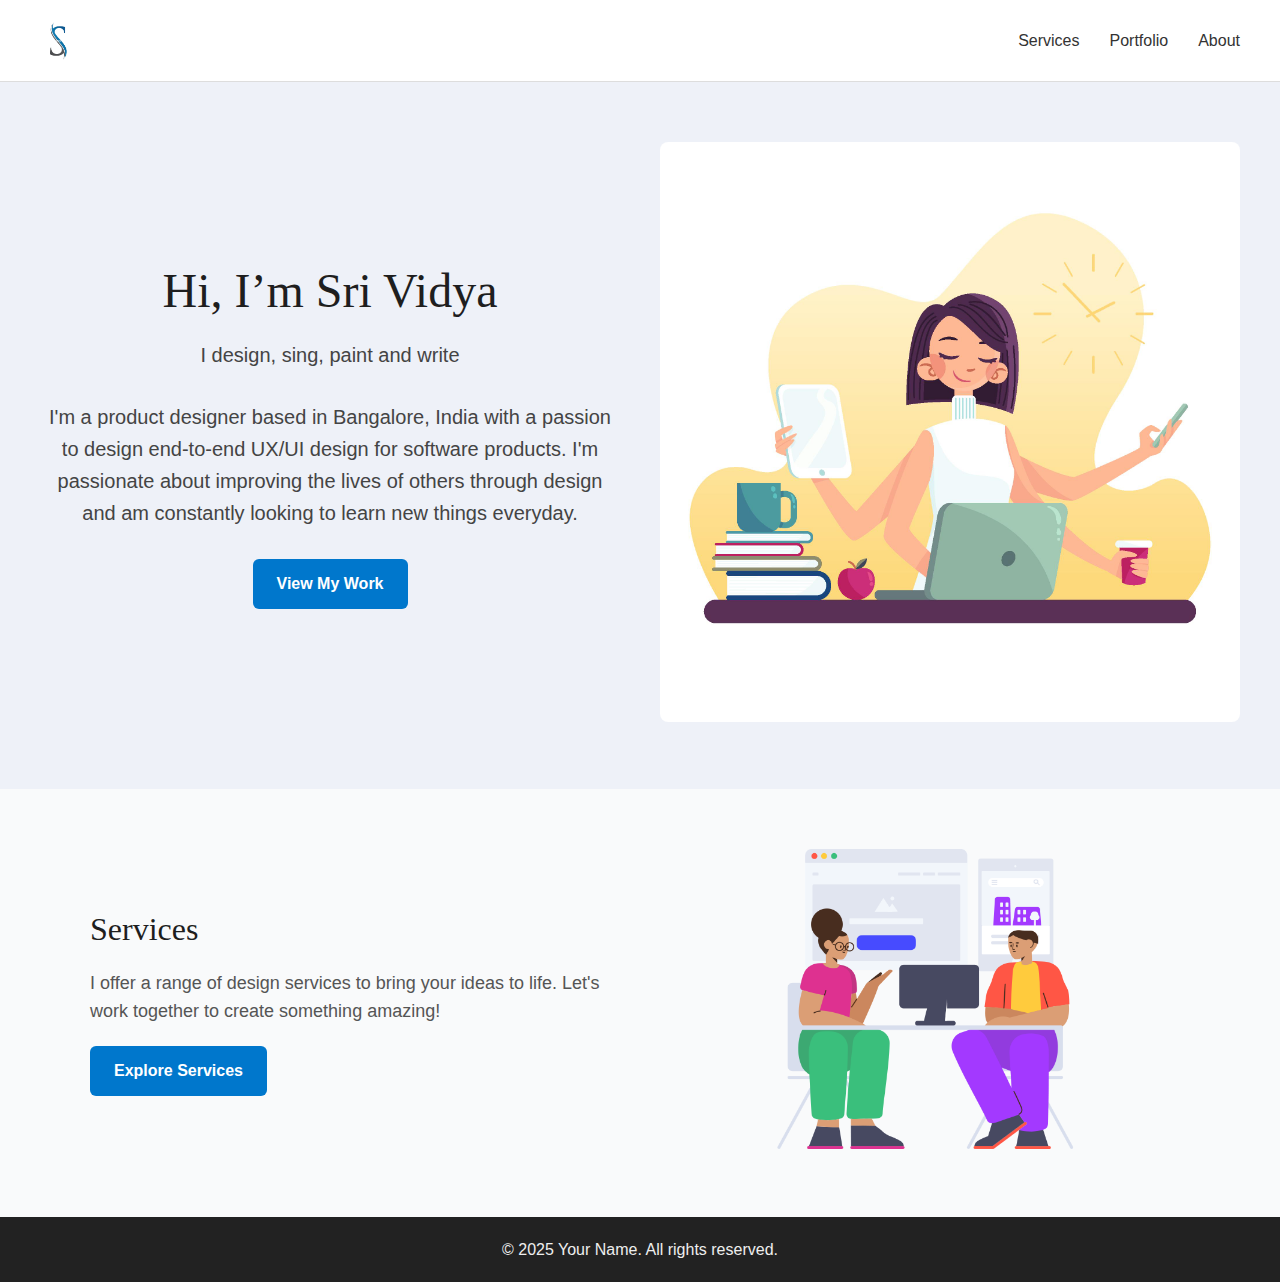
<file: index.html>
<!DOCTYPE html>
<html lang="en">
<head>
  <meta charset="UTF-8">
  <meta name="viewport" content="width=device-width, initial-scale=1.0">
  <meta http-equiv="X-UA-Compatible" content="ie=edge">
  <title>Portfolio</title>
  <link rel="stylesheet" href="style.css">
</head>
<body>

  <!-- Navbar -->
  <nav class="navbar">
    <a href="index.html" class="logo"><img src="logo.png" alt="My Logo" /></a>

    <!--<a href="#" class="logo">YourLogo</a>-->
    <ul>
      <li><a href="services.html">Services</a></li>
      <li><a href="portfolio.html">Portfolio</a></li>
      <li><a href="about.html">About</a></li>
    </ul>
  </nav>

  <!-- Hero Section -->
  <header class="hero-section">
    <div class="hero-content">
      <div class="hero-text">
        <h1>Hi, I’m Sri Vidya</h1>
        <p>I design, sing, paint and write</p>
        <p>I'm a product designer based in Bangalore, India with a passion to design end-to-end UX/UI design for software products. I'm passionate about improving the lives of others through design and am constantly looking to learn new things everyday.</p>
        <a href="portfolio.html" class="btn">View My Work</a>
      </div>
      <div class="hero-image">
        <img src="Main1.jpg" alt="Illustration representing design" />
      </div>
    </div>
  </header>



  <!-- Services Section -->
  <section id="services" class="alt-section">
    <div class="section-inner">
      <div class="section-text">
        <h2>Services</h2>
        <p>I offer a range of design services to bring your ideas to life. Let's work together to create something amazing!</p>
        <a href="services.html" class="btn">Explore Services</a>
      </div>
      <div class="section-image">
        <img src="Services.png" alt="About Icon">
      </div>
    </div>
  </section>



  <!-- Footer -->
  <footer>
    <p>&copy; 2025 Your Name. All rights reserved.</p>
  </footer>

</body>
</html>
</file>
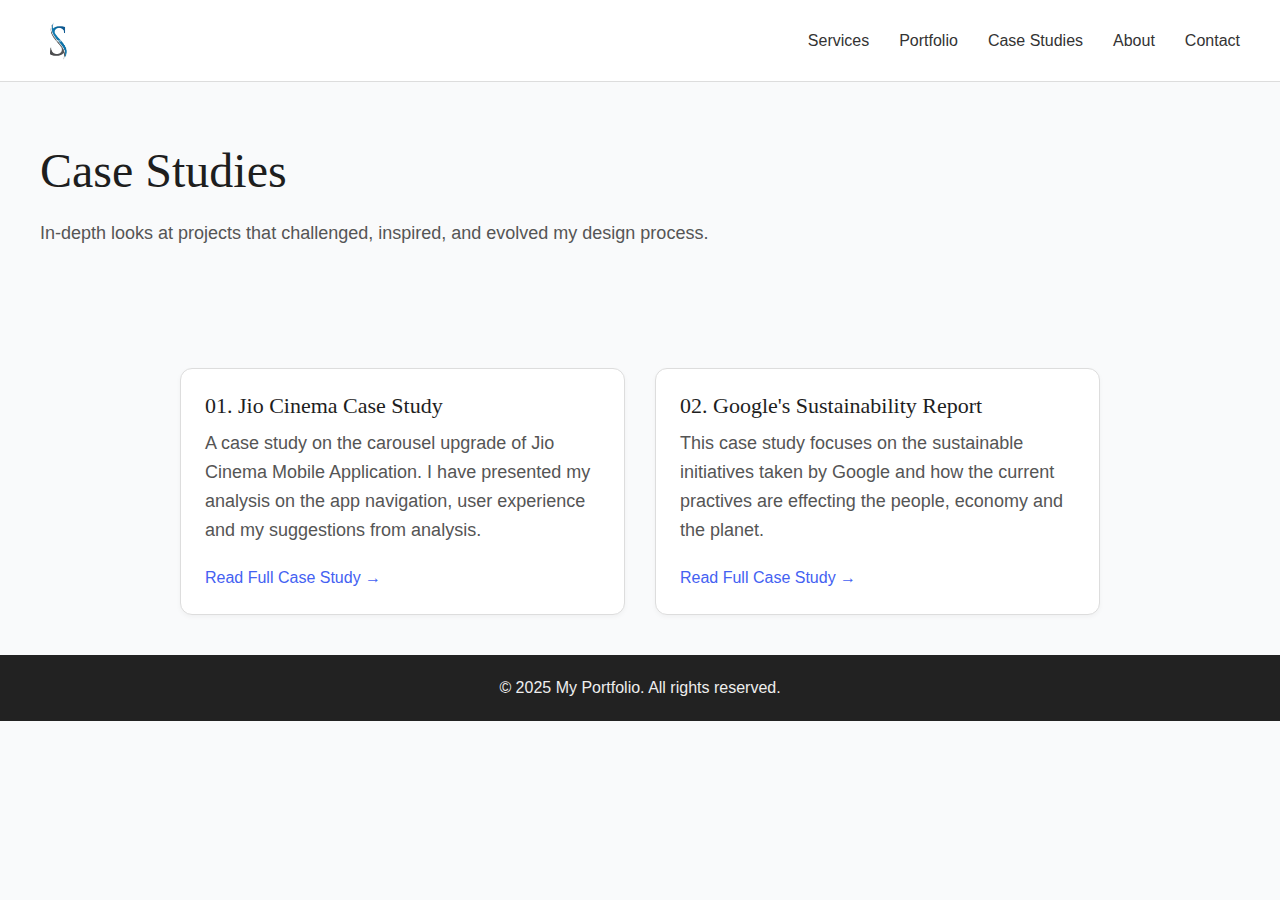
<file: casestudies.html>
<!DOCTYPE html>
<html lang="en">
<head>
  <meta charset="UTF-8">
  <title>Case Studies | My Portfolio</title>
  <link rel="stylesheet" href="style.css">
</head>
<body>
    <nav class="navbar">
        <a href="index.html" class="logo">
          <img src="logo.png" alt="My Logo" />
        </a>
        <ul>
          <li><a href="services.html">Services</a></li>
          <li><a href="portfolio.html">Portfolio</a></li>
          <li><a href="casestudies.html">Case Studies</a></li>
          <li><a href="about.html">About</a></li>
          <li><a href="contact.html">Contact</a></li>
        </ul>
      </nav>
      

  <main class="page-content">
    <section class="hero">
      <h1>Case Studies</h1>
      <p>In-depth looks at projects that challenged, inspired, and evolved my design process.</p>
    </section>

    <section class="case-studies-list">
      <div class="case-study">
        <h2>01. Jio Cinema Case Study</h2>
        <p>A case study on the carousel upgrade of Jio Cinema Mobile Application. I have presented my analysis on the app navigation, user experience and my suggestions from analysis. </p>
        <a href="https://drive.google.com/drive/folders/109S8m8z2ls4qhn9Xcyc6Zw-GskqvAvF4?usp=sharing" target="_blank">Read Full Case Study →</a>

      </div>

      <div class="case-study">
        <h2>02. Google's Sustainability Report</h2>
        <p>This case study focuses on the sustainable initiatives taken by Google and how the current practives are effecting the people, economy and the planet.</p>
        <a href="https://drive.google.com/drive/folders/109S8m8z2ls4qhn9Xcyc6Zw-GskqvAvF4?usp=sharing" target="_blank">Read Full Case Study →</a>
      </div>

      
    </section>
  </main>

  <footer class="footer">
    <p>&copy; 2025 My Portfolio. All rights reserved.</p>
  </footer>
</body>
</html>
</file>
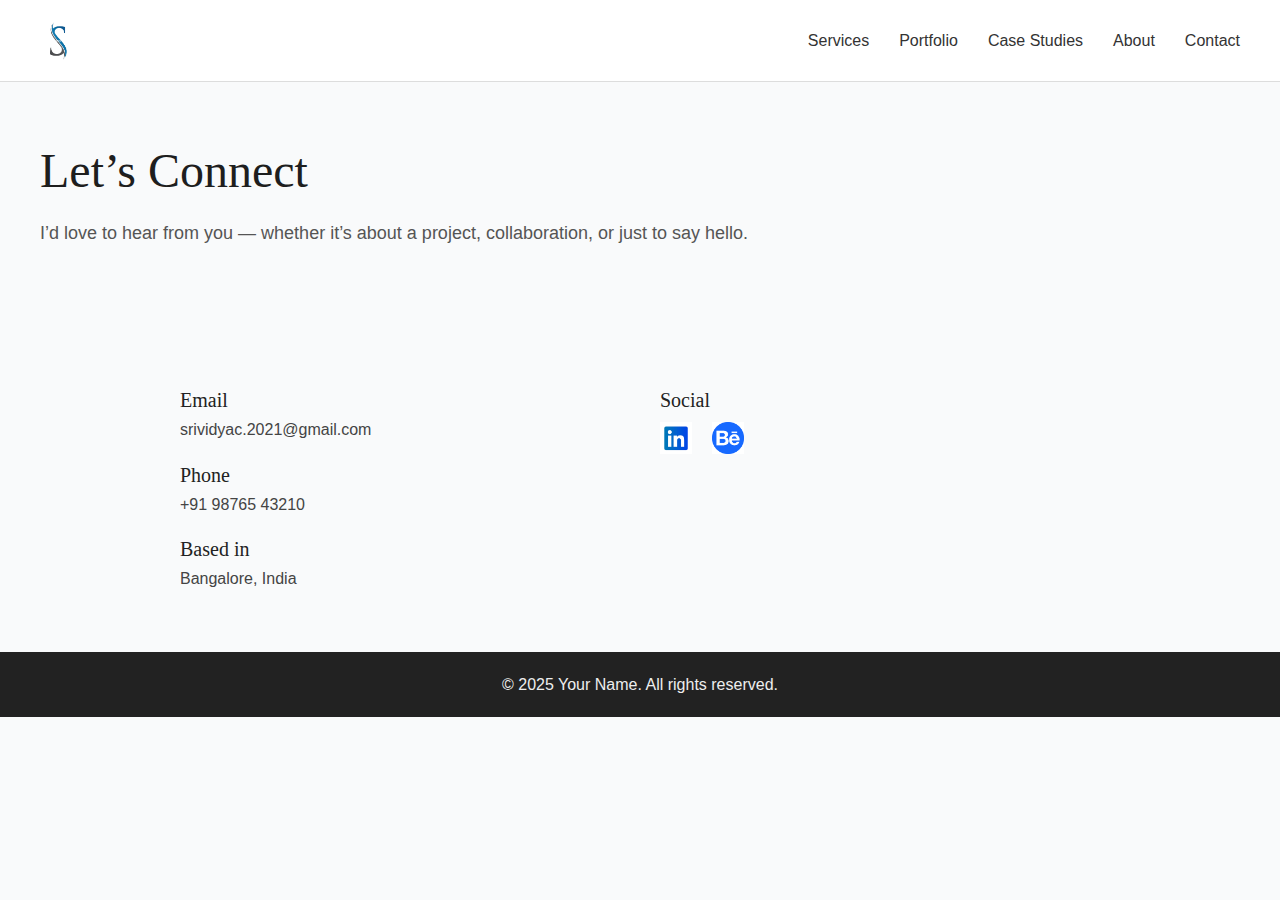
<file: contact.html>
<!DOCTYPE html>
<html lang="en">
<head>
  <meta charset="UTF-8">
  <title>Contact - Your Name</title>
  <link rel="stylesheet" href="style.css">
</head>
<body>
    <nav class="navbar">
        <a href="index.html" class="logo">
          <img src="logo.png" alt="My Logo" />
        </a>
        <ul>
          <li><a href="services.html">Services</a></li>
          <li><a href="portfolio.html">Portfolio</a></li>
          <li><a href="casestudies.html">Case Studies</a></li>
          <li><a href="about.html">About</a></li>
          <li><a href="contact.html">Contact</a></li>
        </ul>
      </nav>
      

  <section class="contact-hero">
    <h1>Let’s Connect</h1>
    <p>I’d love to hear from you — whether it’s about a project, collaboration, or just to say hello.</p>
  </section>
  
  <section class="contact-details">
    <div class="contact-info-block">
      <h2>Email</h2>
      <p>
        <a href="mailto:srividyac.2021@gmail.com">srividyac.2021@gmail.com</a>
      </p>
  
      <h2>Phone</h2>
      <p>
        <a href="tel:+919876543210">+91 98765 43210</a>
      </p>
  
      <h2>Based in</h2>
      <p>Bangalore, India</p>
    </div>
  
    <div class="contact-info-block">
      <h2>Social</h2>
      <div class="social-icons">
        <a href="www.linkedin.com/in/srividyacheppalli" target="_blank">
            <img src="linkedin.png" alt="LinkedIn" />
          </a>
          <a href="https://www.behance.net/srividyac" target="_blank">
            <img src="behance.png" alt="Behance" />
          </a>
      </div>
    </div>
  </section>
  
  <footer>
    <p>&copy; 2025 Your Name. All rights reserved.</p>
  </footer>
</body>
</html>
</file>
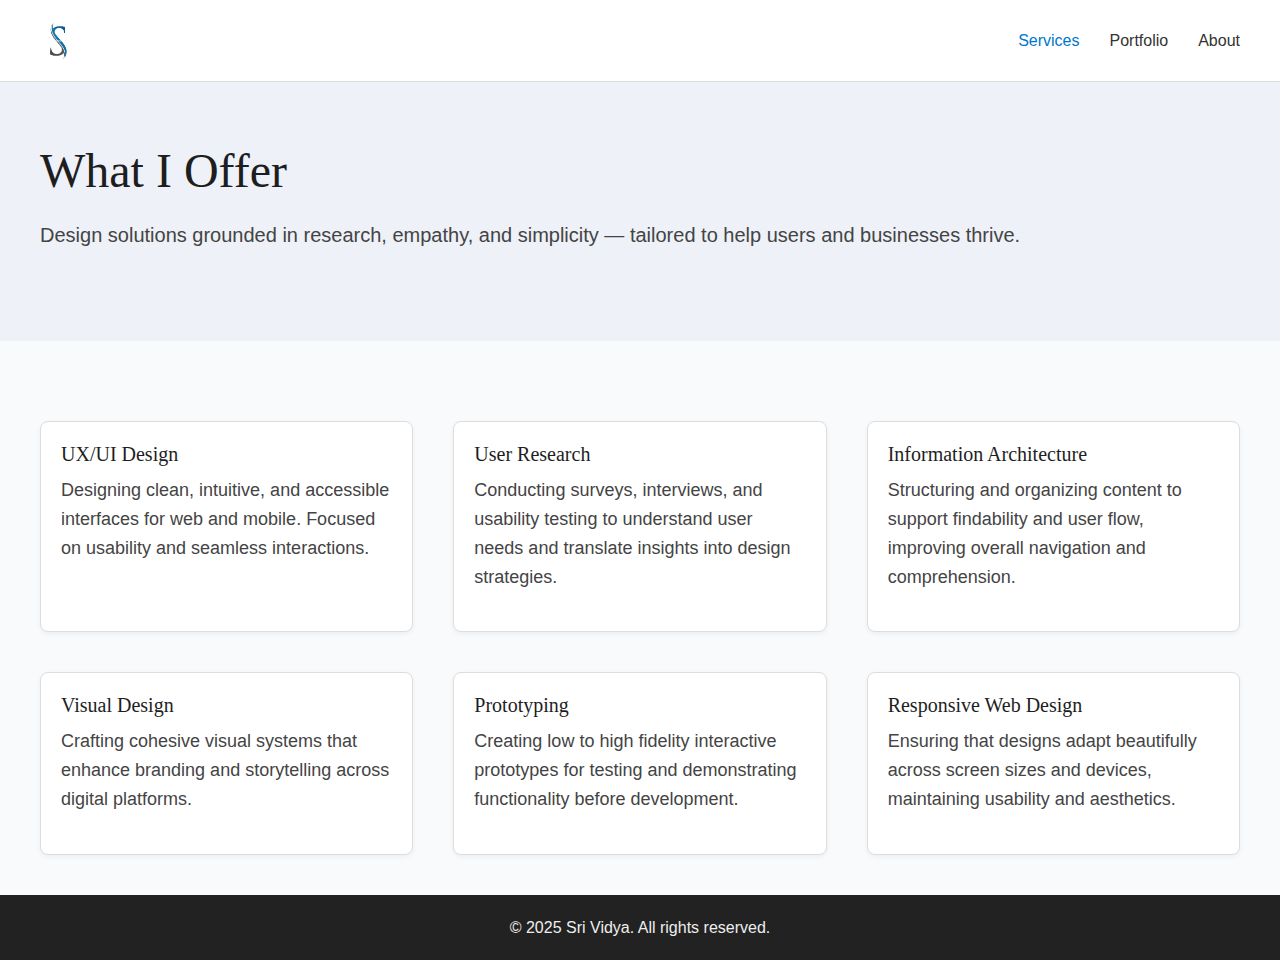
<file: services.html>
<!DOCTYPE html>
<html lang="en">
<head>
  <meta charset="UTF-8">
  <title>Services | My Portfolio</title>
  <link rel="stylesheet" href="style.css">
</head>
<body>
  <nav class="navbar">
    <a href="index.html" class="logo">
      <img src="logo.png" alt="Logo" />
    </a>
    <ul>
      <li><a href="services.html" class="active">Services</a></li>
      <li><a href="portfolio.html">Portfolio</a></li>
      <li><a href="about.html">About</a></li>
    </ul>
  </nav>

  <main class="page-content">
    <section class="hero-section light-bg">
      <div class="hero-content">
        <div class="hero-text">
          <h1>What I Offer</h1>
          <p>Design solutions grounded in research, empathy, and simplicity — tailored to help users and businesses thrive.</p>
        </div>
      </div>
    </section>

    <section class="services-grid">
      <div class="service-card">
        <h2>UX/UI Design</h2>
        <p>Designing clean, intuitive, and accessible interfaces for web and mobile. Focused on usability and seamless interactions.</p>
      </div>

      <div class="service-card">
        <h2>User Research</h2>
        <p>Conducting surveys, interviews, and usability testing to understand user needs and translate insights into design strategies.</p>
      </div>

      <div class="service-card">
        <h2>Information Architecture</h2>
        <p>Structuring and organizing content to support findability and user flow, improving overall navigation and comprehension.</p>
      </div>

      <div class="service-card">
        <h2>Visual Design</h2>
        <p>Crafting cohesive visual systems that enhance branding and storytelling across digital platforms.</p>
      </div>

      <div class="service-card">
        <h2>Prototyping</h2>
        <p>Creating low to high fidelity interactive prototypes for testing and demonstrating functionality before development.</p>
      </div>

      <div class="service-card">
        <h2>Responsive Web Design</h2>
        <p>Ensuring that designs adapt beautifully across screen sizes and devices, maintaining usability and aesthetics.</p>
      </div>
    </section>
  </main>

  <footer>
    <p>&copy; 2025 Sri Vidya. All rights reserved.</p>
  </footer>
</body>

</html>
</file>
<file: style.css>
/* Reset default styles */
* {
    margin: 0;
    padding: 0;
    box-sizing: border-box;
  }
  
  /* Body */
  body {
    font-family: 'Inter', sans-serif;
    background-color: #F9FAFB;
    color: #1E1E1E;
    font-size: 16px;
    line-height: 1.6;
  }
  
  h1, h2, h3 {
    font-family: 'DM Serif Display', serif;
    font-weight: normal;
    color: #1E1E1E;
    line-height: 1.2;
  }
  
  h1 {
    font-size: 48px;
    margin-bottom: 20px;
  }
  
  h2 {
    font-size: 32px;
    margin-bottom: 16px;
  }
  
  h3 {
    font-size: 24px;
    margin-bottom: 12px;
  }
  
  a {
    color: #4461F2;
    text-decoration: none;
    font-weight: 500;
  }
  
  a:hover {
    color: #2A46C0;
    text-decoration: underline;
  }
  
  .btn {
    background-color: #4461F2;
    color: white;
    padding: 10px 20px;
    border: none;
    font-weight: 600;
    border-radius: 6px;
    display: inline-block;
    transition: background-color 0.3s ease;
  }
  
  .btn:hover {
    background-color: #2A46C0;
  }

    /* Index Page Hero Section */
  .hero-section {
    background-color: #EEF1F8;
    padding: 60px 40px;
  }
  
  .hero-content {
    display: flex;
    align-items: center;
    justify-content: space-between;
    gap: 40px;
    max-width: 1200px;
    margin: 0 auto;
    flex-wrap: wrap;
  }
  
  .hero-text {
    flex: 1;
    min-width: 280px;
  }
  
  .hero-text h1 {
    font-size: 48px;
    margin-bottom: 20px;
    line-height: 1.2;
  }
  
  .hero-text p {
    font-size: 20px;
    color: #444;
    margin-bottom: 30px;
  }
  
  .hero-image {
    flex: 1;
    min-width: 280px;
    text-align: center;
  }
  
  .hero-image img {
    max-width: 100%;
    height: auto;
    border-radius: 8px;
  }
  
   /* Index Page Body Start*/
  .alt-section {
    background-color: #F9FAFB;
    padding: 80px 40px;
  }
  /*Services Page start*/
  .services-grid {
    display: grid;
    grid-template-columns: repeat(auto-fit, minmax(250px, 1fr));
    gap: 30px;
    padding: 40px;
  }
  
  .service-card {
    background-color: #fff;
    border: 1px solid #ddd;
    padding: 20px;
    border-radius: 12px;
    text-align: left;
    transition: transform 0.3s ease;
    box-shadow: 0 2px 5px rgba(0,0,0,0.05);
  }
  
  .service-card:hover {
    transform: translateY(-5px);
  }
  
  .service-card h2 {
    font-size: 20px;
    margin-bottom: 10px;
    color: #1E1E1E;
  }
  
  .service-card p {
    color: #444;
  }
  
  /*Services page end*/

  .section-inner {
    display: flex;
    align-items: center;
    gap: 40px;
    max-width: 1100px;
    margin: 0 auto;
    flex-wrap: wrap;
  }
  
  .section-text {
    flex: 1;
    min-width: 280px;
  }
  
  .section-image {
    flex: 1;
    min-width: 280px;
    text-align: center;
  }
  
  .section-image img {
    width: 100%;
    max-width: 300px;
    height: auto;
  }
  /* Index Page Body End*/
  
  .alt-section {
    background-color: #F9FAFB;
    padding: 60px 40px;
  }
  
  .section-inner {
    display: flex;
    align-items: center;
    gap: 40px;
    max-width: 1100px;
    margin: 0 auto;
    flex-wrap: wrap;
  }
  
  .section-text {
    flex: 1;
    min-width: 280px;
  }
  
  .section-image {
    flex: 1;
    min-width: 280px;
    text-align: center;
  }
  
  .section-image img {
    width: 100%;
    max-width: 300px;
    height: auto;
  }
  
  /* Navbar */
  .navbar {
    display: flex;
    justify-content: space-between;
    align-items: center;
    padding: 20px 40px;
    background-color: #fff;
    border-bottom: 1px solid #ddd;
    position: sticky;
    top: 0;
    z-index: 100;
  }
  .logo img {
    height: 40px; 
    max-width: auto;
    vertical-align: middle;
  }
  
  .logo {
    font-size: 24px;
    font-weight: bold;
    text-decoration: none;
    color: #333;
  }
  
  .navbar ul {
    list-style: none;
    display: flex;
    gap: 30px;
  }
  
  .navbar ul li a {
    text-decoration: none;
    color: #333;
    font-size: 16px;
    font-weight: 500;
    transition: color 0.3s;
  }
  
  .navbar ul li a:hover,
  .navbar ul li a.active {
    color: #0077cc;
  }
  
  /* Hero Section */
  header {
    padding: 100px 40px;
    background-color: #f2f2f2;
    text-align: center;
  }
  
  header h1 {
    font-size: 48px;
    margin-bottom: 20px;
  }
  
  header p {
    font-size: 20px;
    color: #555;
    margin-bottom: 30px;
  }
  
  .btn {
    padding: 12px 24px;
    background-color: #0077cc;
    color: white;
    text-decoration: none;
    border-radius: 6px;
    font-size: 16px;
  }
  
  .btn:hover {
    background-color: #005fa3;
  }
  
  /* Sections */
  section {
    padding: 60px 40px;
  }
  
  section h2 {
    font-size: 32px;
    margin-bottom: 20px;
  }
  
  section p {
    font-size: 18px;
    color: #555;
    margin-bottom: 20px;
  }
  
  /* Footer */
  footer {
    background-color: #222;
    color: #eee;
    text-align: center;
    padding: 20px;
  }
  
  /* Responsive Navbar */
  @media (max-width: 768px) {
    .navbar {
      flex-direction: column;
      align-items: flex-start;
    }
  
    .navbar ul {
      flex-direction: column;
      width: 100%;
      gap: 15px;
      padding-top: 15px;
    }
  
    .navbar ul li {
      width: 100%;
    }
  }
  
  /* Portfolio Grid, About, and Contact shared styles Start */
  .portfolio-grid,
  .services-grid,
  .about-content,
  .case-studies-list,
  .contact-details {
    display: grid;
    grid-template-columns: repeat(auto-fit, minmax(280px, 1fr));
    gap: 40px;
    margin-top: 40px;
  }
  
  .portfolio-item,
  .service-card,
  .case-study,
  .contact-info {
    background: #fff;
    padding: 20px;
    border: 1px solid #ddd;
    border-radius: 8px;
  }
  
  .portfolio-item img,
  .about-photo img {
    width: 100%;
    height: auto;
    border-radius: 6px;
  }

  .portfolio-item img {
    width: 100%;
    height: 250px; 
    object-fit: cover;
    border-radius: 6px;
    display: block;
  }
  
.portfolio-item iframe,
.portfolio-item video,
.portfolio-item img {
  width: 100%;
  height: 250px; 
  object-fit: cover; 
  border-radius: 8px;
  display: block;
}

.portfolio-item .btn {
  margin-top: 10px;
  display: inline-block;
}

.case-studies-list {
  padding: 40px;
  max-width: 1000px;
  margin: 0 auto;
  display: grid;
  gap: 30px;
}

.case-study {
  background: #fff;
  padding: 24px;
  border-radius: 12px;
  border: 1px solid #ddd;
  box-shadow: 0 2px 5px rgba(0,0,0,0.04);
}

.case-study h2 {
  font-size: 22px;
  margin-bottom: 10px;
}

.case-study a {
  color: #4461F2;
  font-weight: 500;
}

/* Reduce spacing for smaller hero sections */
.tight-hero {
  padding: 30px 40px;
}

.tight-hero h1 {
  margin-bottom: 10px;
}

.tight-hero p {
  font-size: 18px;
  color: #444;
}


  /* Portfolio Grid, About, and Contact shared styles End */

  
  .about-content {
    align-items: center;
  }
  
  .about-text {
    padding-right: 20px;
  }

  .about-content {
    display: flex;
    align-items: center; 
    gap: 40px;
    padding: 40px;
  }
  
  .about-text {
    flex: 1;
  }
  
  .about-photo {
    flex: 1;
    display: flex;
    justify-content: center;
    align-items: center; 
  }
  
  .about-photo img {
    width: 100%;
    max-width: 300px; 
    height: auto;
    border-radius: 8px;
    object-fit: cover;
  }

  .education ul {
    list-style-type: disc;
    padding-left: 20px;
    color: #444;
  }
  
  .education li {
    margin-bottom: 10px;
    font-size: 16px;
  }
  
  
  
  .skills ul {
    display: flex;
    flex-wrap: wrap;
    gap: 15px 30px;
    list-style-type: disc;
    padding-left: 20px; 
    color: #444;
    margin: 0; 
  }
  
  .skills li {
    font-size: 16px;
    line-height: 1.6;
    width: auto;
  }

  .contact-details {
    display: flex;
    flex-wrap: wrap;
    gap: 40px;
    padding: 40px;
    max-width: 1000px;
    margin: 0 auto;
  }
  
  .contact-info-block {
    flex: 1;
    min-width: 300px;
  }
  
  .contact-info-block h2 {
    font-size: 20px;
    margin-top: 20px;
    margin-bottom: 5px;
    color: #222;
  }
  
  .contact-info-block p,
  .contact-info-block a {
    font-size: 16px;
    color: #444;
    text-decoration: none;
  }
  
  .contact-info-block a:hover {
    text-decoration: underline;
  }
  
  .social-icons {
    display: flex;
    gap: 20px;
    margin-top: 10px;
  }
  
  .social-icons img {
    width: 32px;
    height: 32px;
    transition: transform 0.2s ease-in-out;
  }
  
  .social-icons img:hover {
    transform: scale(1.1);
  }
</file>
